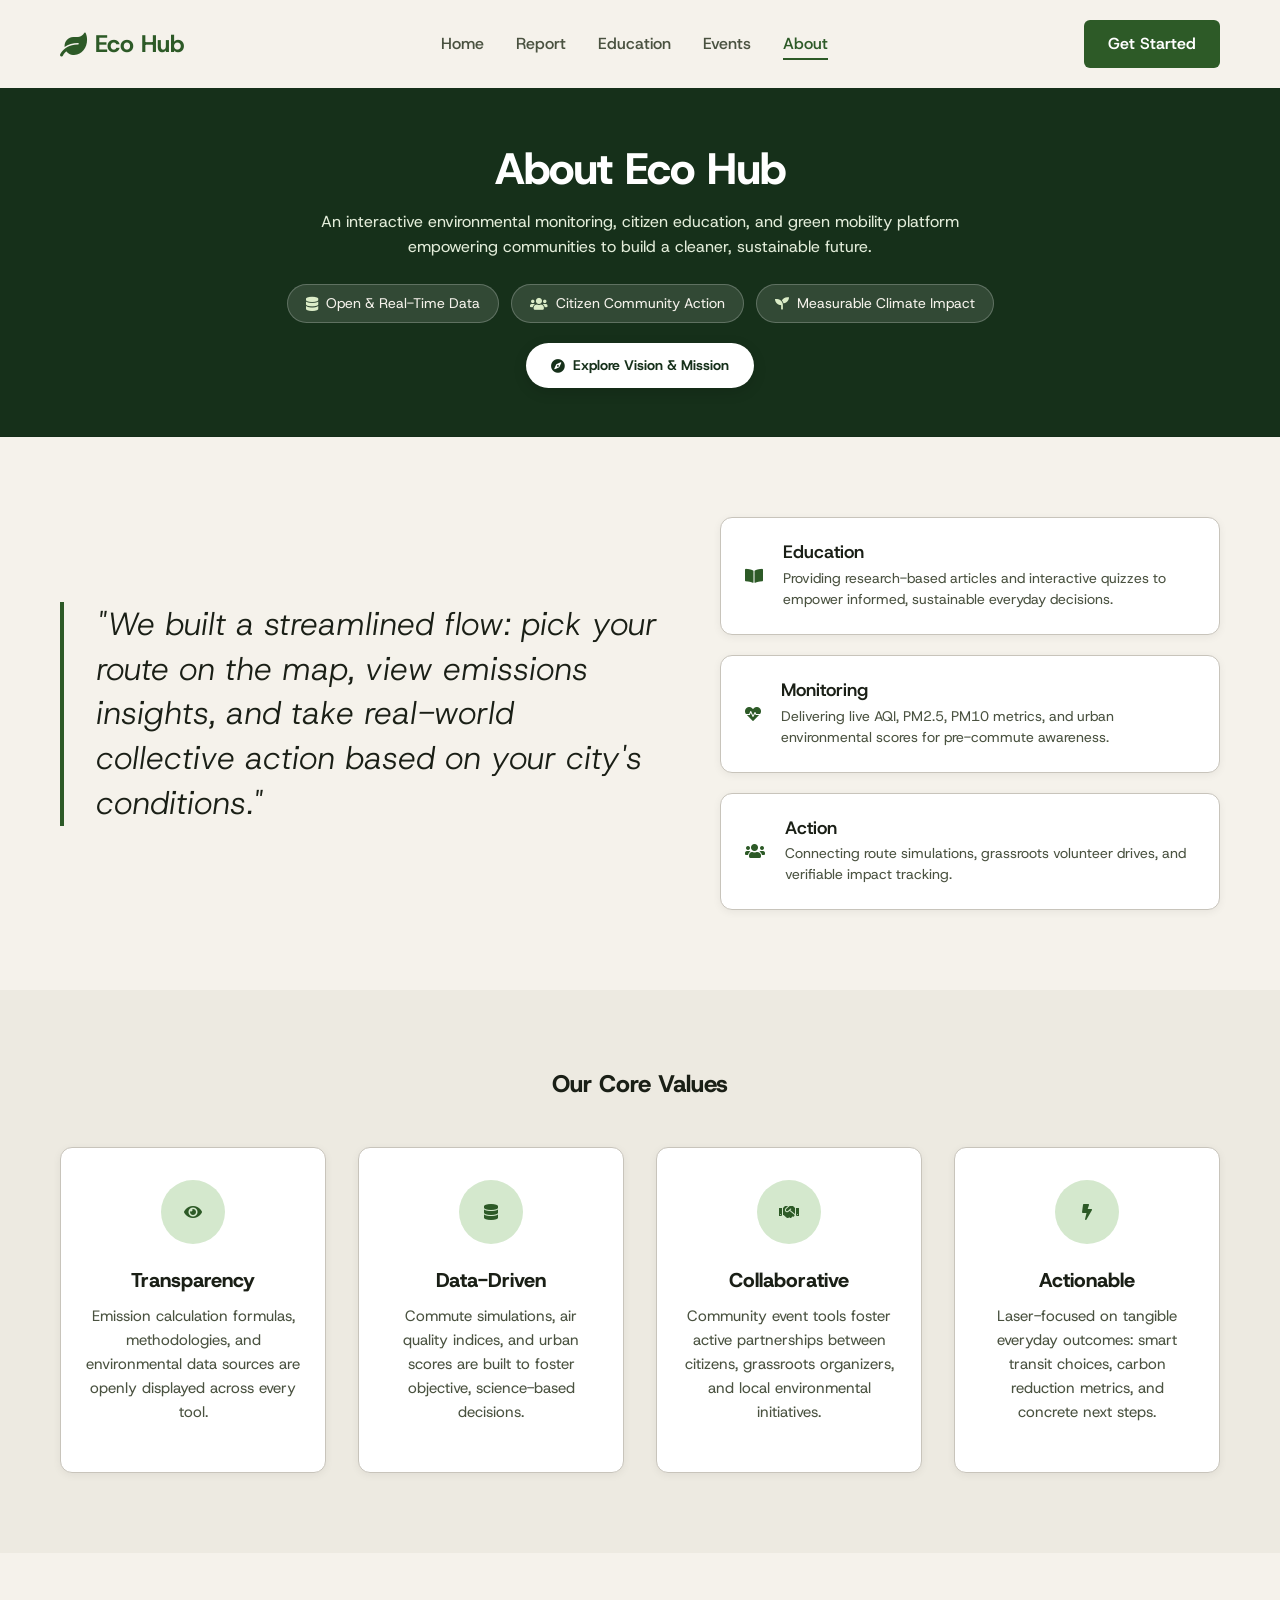
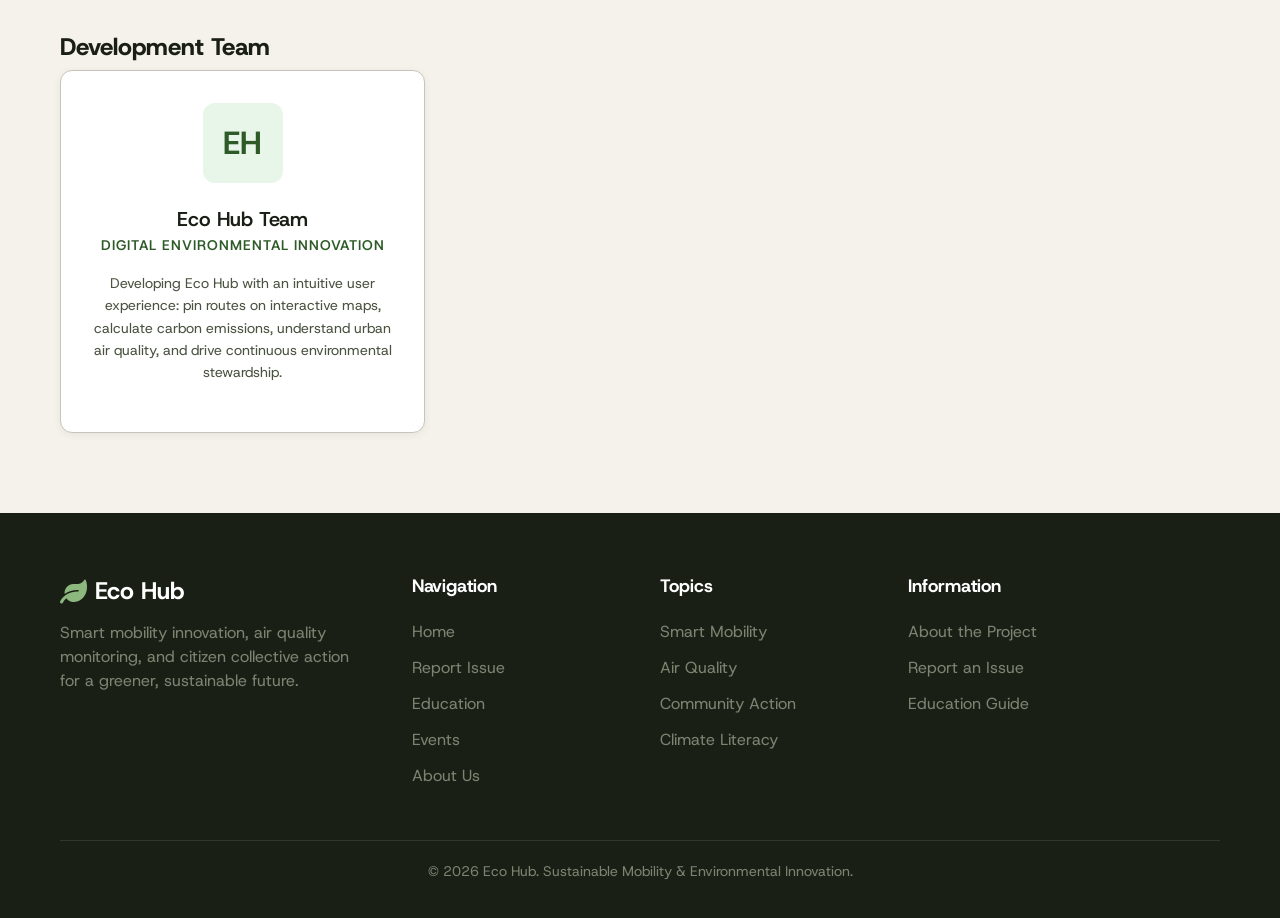
<file: about.html>
<!doctype html>
<html lang="en">
  <head>
    <meta charset="UTF-8" />
    <meta name="viewport" content="width=device-width, initial-scale=1.0" />
    <title>About Us — Eco Hub</title>
    <meta
      name="description"
      content="Learn about Eco Hub's mission, values, and digital innovations promoting smart mobility, citizen eco action, and real-time air quality monitoring."
    />

    <!-- Favicon & PWA -->
    <link rel="icon" type="image/svg+xml" href="assets/favicon.svg" />
    <link rel="icon" type="image/x-icon" href="assets/favicon.ico" />
    <link rel="apple-touch-icon" href="assets/icon-192.png" />
    <link rel="manifest" href="manifest.json" />
    <meta name="theme-color" content="#16301a" />

    <!-- Open Graph / Social Sharing -->
    <meta property="og:type" content="website" />
    <meta property="og:site_name" content="Eco Hub" />
    <meta property="og:title" content="About Us — Eco Hub" />
    <meta property="og:description" content="Learn about Eco Hub's mission, values, and digital innovations promoting smart mobility, citizen eco action, and real-time air quality monitoring." />
    <meta property="og:image" content="assets/icon-512.png" />
    <meta name="twitter:card" content="summary" />
    <meta name="twitter:title" content="About Us — Eco Hub" />
    <meta name="twitter:description" content="Learn about Eco Hub's mission, values, and digital innovations promoting smart mobility, citizen eco action, and real-time air quality monitoring." />
    <meta name="twitter:image" content="assets/icon-512.png" />

    <link rel="preconnect" href="https://fonts.googleapis.com" />
    <link rel="preconnect" href="https://fonts.gstatic.com" crossorigin />
    <link
      href="https://fonts.googleapis.com/css2?family=Host+Grotesk:ital,wght@0,300;0,400;0,500;0,600;0,700;0,800;1,400&display=swap"
      rel="stylesheet"
    />

    <link rel="stylesheet" href="css/main.css?v=20261104_v2" />
    <link rel="stylesheet" href="css/components.css?v=20261104_v2" />
    <link rel="stylesheet" href="css/pages/about.css?v=20261104_v2" />
  </head>

  <body>
    <nav class="navbar">
      <div class="container nav-container">
        <a href="index.html" class="nav-brand">
          <i class="fas fa-leaf" style="color: var(--color-green-primary)"></i>
          Eco Hub
        </a>

        <div class="nav-menu hide-mobile">
          <a href="index.html" class="nav-link">Home</a>
          <a href="lapor.html" class="nav-link">Report</a>
          <a href="konten.html" class="nav-link">Education</a>
          <a href="kegiatan.html" class="nav-link">Events</a>
          <a href="about.html" class="nav-link active">About</a>
        </div>

        <a href="index.html#mobility-sim" class="btn btn-primary hide-mobile">Get Started</a>

        <button class="hamburger" aria-label="Open Navigation Menu" type="button">
          <span></span>
          <span></span>
          <span></span>
        </button>
      </div>
    </nav>

    <!-- Mobile Menu Drawer -->
    <div class="mobile-menu-overlay"></div>
    <div class="mobile-menu">
      <div class="mobile-nav-list">
        <a href="index.html" class="mobile-nav-link">Home</a>
        <a href="lapor.html" class="mobile-nav-link">Report</a>
        <a href="konten.html" class="mobile-nav-link">Education</a>
        <a href="kegiatan.html" class="mobile-nav-link">Events</a>
        <a href="about.html" class="mobile-nav-link active">About</a>
        <a href="index.html#mobility-sim" class="btn btn-primary btn-full" style="margin-top: 20px">Get Started</a>
      </div>
    </div>

    <header class="page-hero unified-banner section">
      <div class="container fade-up">
        <div class="page-hero-inner">
          <h1>About Eco Hub</h1>
          <p class="page-hero-subtext">
            An interactive environmental monitoring, citizen education, and green mobility platform
            empowering communities to build a cleaner, sustainable future.
          </p>

          <div class="hero-pills-row">
            <div class="hero-pill">
              <i class="fas fa-database" aria-hidden="true"></i>
              <span>Open & Real-Time Data</span>
            </div>
            <div class="hero-pill">
              <i class="fas fa-users" aria-hidden="true"></i>
              <span>Citizen Community Action</span>
            </div>
            <div class="hero-pill">
              <i class="fas fa-seedling" aria-hidden="true"></i>
              <span>Measurable Climate Impact</span>
            </div>
          </div>

          <div class="page-hero-actions">
            <a href="#visi-misi" class="btn btn-white">
              <i class="fas fa-compass" aria-hidden="true"></i> Explore Vision &amp; Mission
            </a>
          </div>
        </div>
      </div>
    </header>

    <section id="visi-misi" class="mission-section section">
      <div class="container">
        <div class="mission-grid">
          <div class="mission-text fade-up">
            <blockquote class="mission-quote">"We built a streamlined flow: pick your route on the map, view emissions insights, and take real-world collective action based on your city's conditions."
            </blockquote>
          </div>

          <div class="mission-pillars fade-up" style="animation-delay: 0.2s">
            <div class="pillar-card">
              <i class="fas fa-book-open" style="color: var(--color-green-primary);"></i>
              <div>
                <h4>Education</h4>
                <p>
                  Providing research-based articles and interactive quizzes
                  to empower informed, sustainable everyday decisions.
                </p>
              </div>
            </div>
            <div class="pillar-card">
              <i class="fas fa-heartbeat" style="color: var(--color-green-primary);"></i>
              <div>
                <h4>Monitoring</h4>
                <p>
                  Delivering live AQI, PM2.5, PM10 metrics, and urban environmental scores
                  for pre-commute awareness.
                </p>
              </div>
            </div>
            <div class="pillar-card">
              <i class="fas fa-users" style="color: var(--color-green-primary);"></i>
              <div>
                <h4>Action</h4>
                <p>
                  Connecting route simulations, grassroots volunteer drives,
                  and verifiable impact tracking.
                </p>
              </div>
            </div>
          </div>
        </div>
      </div>
    </section>

    <section class="values-section section">
      <div class="container">
        <h2 class="text-center fade-up" style="margin-bottom: 48px">
          Our Core Values
        </h2>
        <div class="grid values-grid">
          <div class="value-item fade-up">
            <div class="icon-box"><i class="fas fa-eye"></i></div>
            <h3>Transparency</h3>
            <p>
              Emission calculation formulas, methodologies, and environmental data sources
              are openly displayed across every tool.
            </p>
          </div>
          <div class="value-item fade-up" style="animation-delay: 0.1s">
            <div class="icon-box"><i class="fas fa-database"></i></div>
            <h3>Data-Driven</h3>
            <p>
              Commute simulations, air quality indices, and urban scores
              are built to foster objective, science-based decisions.
            </p>
          </div>
          <div class="value-item fade-up" style="animation-delay: 0.2s">
            <div class="icon-box"><i class="fas fa-handshake"></i></div>
            <h3>Collaborative</h3>
            <p>
              Community event tools foster active partnerships between citizens,
              grassroots organizers, and local environmental initiatives.
            </p>
          </div>
          <div class="value-item fade-up" style="animation-delay: 0.3s">
            <div class="icon-box"><i class="fas fa-bolt"></i></div>
            <h3>Actionable</h3>
            <p>
              Laser-focused on tangible everyday outcomes: smart transit choices,
              carbon reduction metrics, and concrete next steps.
            </p>
          </div>
        </div>
      </div>
    </section>

    <section class="team-section section">
      <div class="container">
        <h2 class="section-title fade-up">Development Team</h2>
        <div class="grid team-grid">
          <!-- Team 1 -->
          <div class="team-card fade-up">
            <div
              class="avatar"
              style="background-color: #e8f5e9; color: #2d5a27"
            >
              EH
            </div>
            <div class="team-info">
              <h3>Eco Hub Team</h3>
              <span class="role">Digital Environmental Innovation</span>
              <p>
                Developing Eco Hub with an intuitive user experience:
                pin routes on interactive maps, calculate carbon emissions,
                understand urban air quality, and drive continuous environmental stewardship.
              </p>
            </div>
          </div>
        </div>
      </div>
    </section>

    <footer class="footer">
      <div class="container">
        <div class="footer-grid">
          <div class="footer-brand">
            <a href="index.html" class="nav-brand" style="margin-bottom: 12px; display: inline-flex; color: #ffffff;">
              <i class="fas fa-leaf" style="color: var(--color-green-light)"></i>
              Eco Hub
            </a>
            <p class="footer-tagline">
              Smart mobility innovation, air quality monitoring, and citizen collective action for a greener, sustainable future.
            </p>
          </div>

          <div class="footer-links">
            <div class="footer-heading">Navigation</div>
            <ul>
              <li><a href="index.html">Home</a></li>
              <li><a href="lapor.html">Report Issue</a></li>
              <li><a href="konten.html">Education</a></li>
              <li><a href="kegiatan.html">Events</a></li>
              <li><a href="about.html">About Us</a></li>
            </ul>
          </div>

          <div class="footer-links">
            <div class="footer-heading">Topics</div>
            <ul>
              <li><a href="index.html#mobility-sim">Smart Mobility</a></li>
              <li><a href="index.html#aqi">Air Quality</a></li>
              <li><a href="kegiatan.html">Community Action</a></li>
              <li><a href="konten.html">Climate Literacy</a></li>
            </ul>
          </div>

          <div class="footer-links">
            <div class="footer-heading">Information</div>
            <ul>
              <li><a href="about.html">About the Project</a></li>
              <li><a href="lapor.html">Report an Issue</a></li>
              <li><a href="konten.html">Education Guide</a></li>
            </ul>
          </div>
        </div>

        <div class="footer-bottom">
          <p>&copy; 2026 Eco Hub. Sustainable Mobility & Environmental Innovation.</p>
        </div>
      </div>
    </footer>

    <script src="js/main.js?v=20261104_v2"></script>
  </body>
</html>
</file>
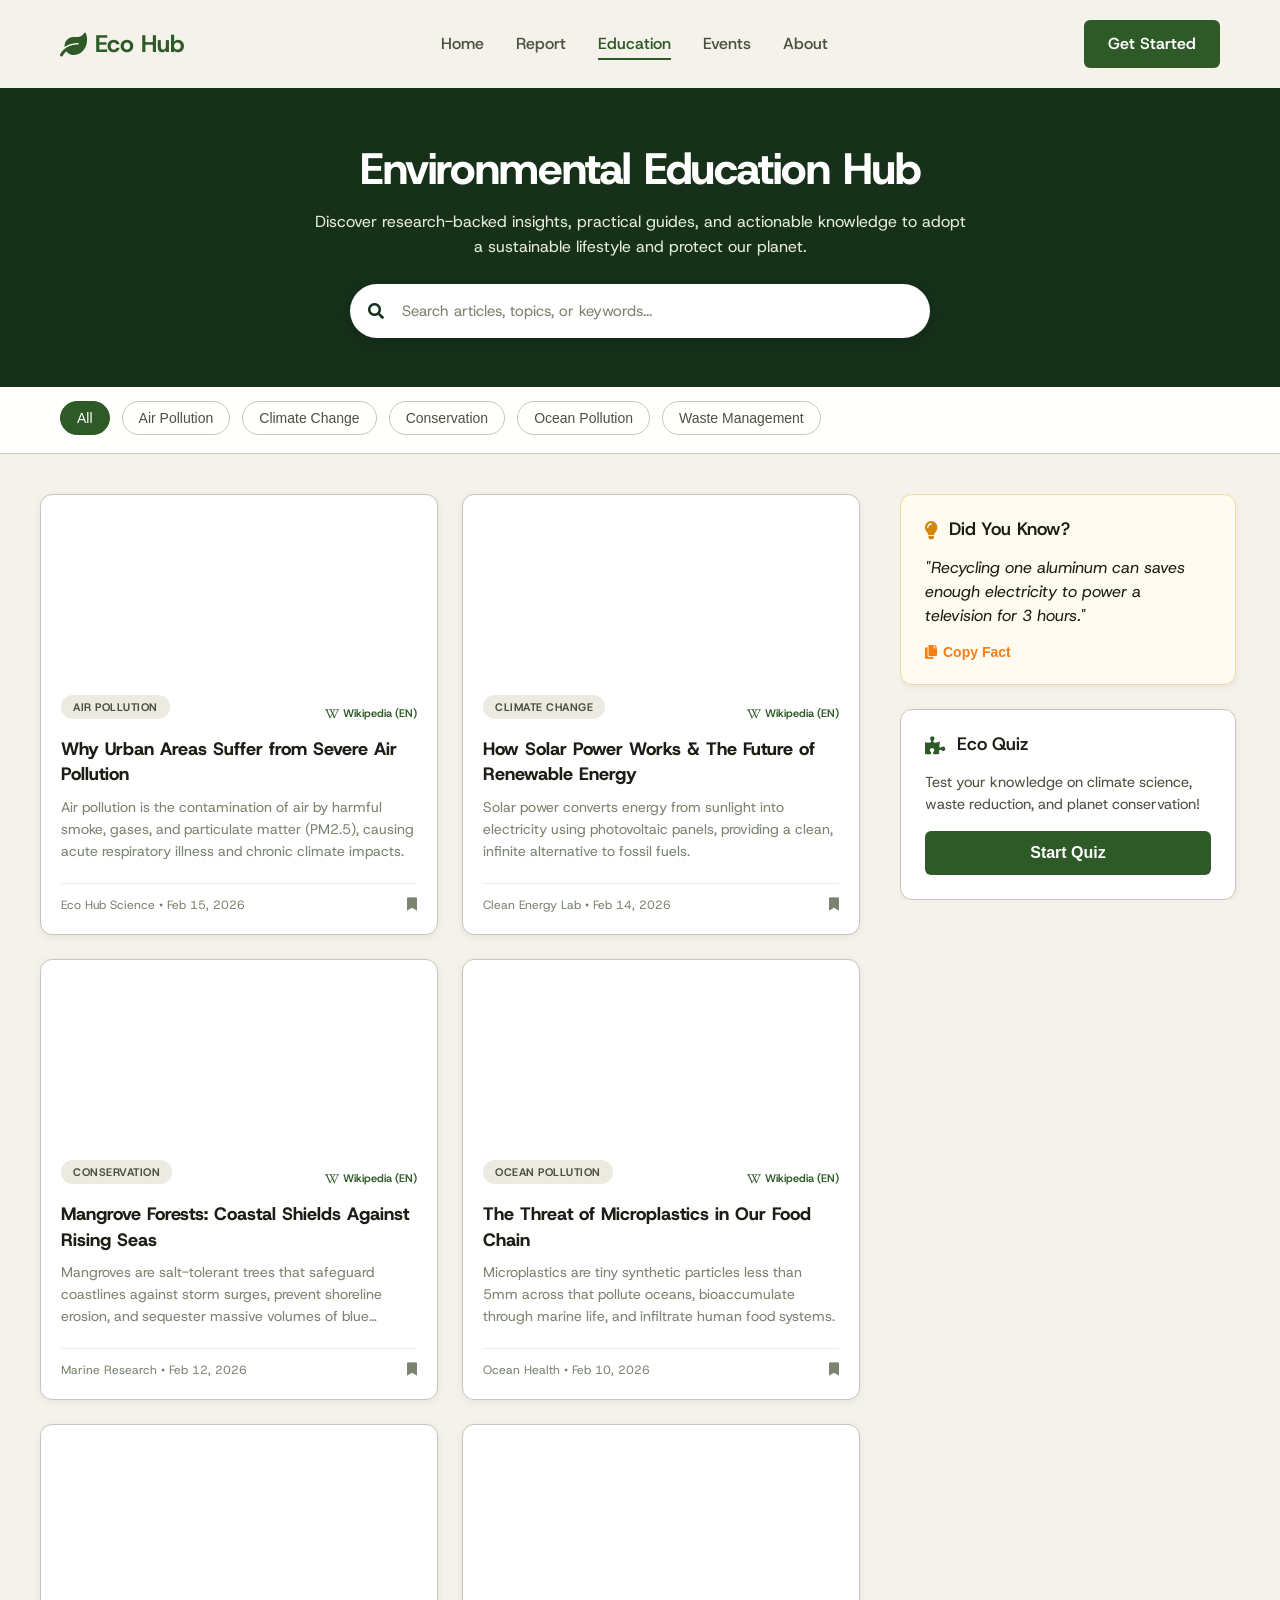
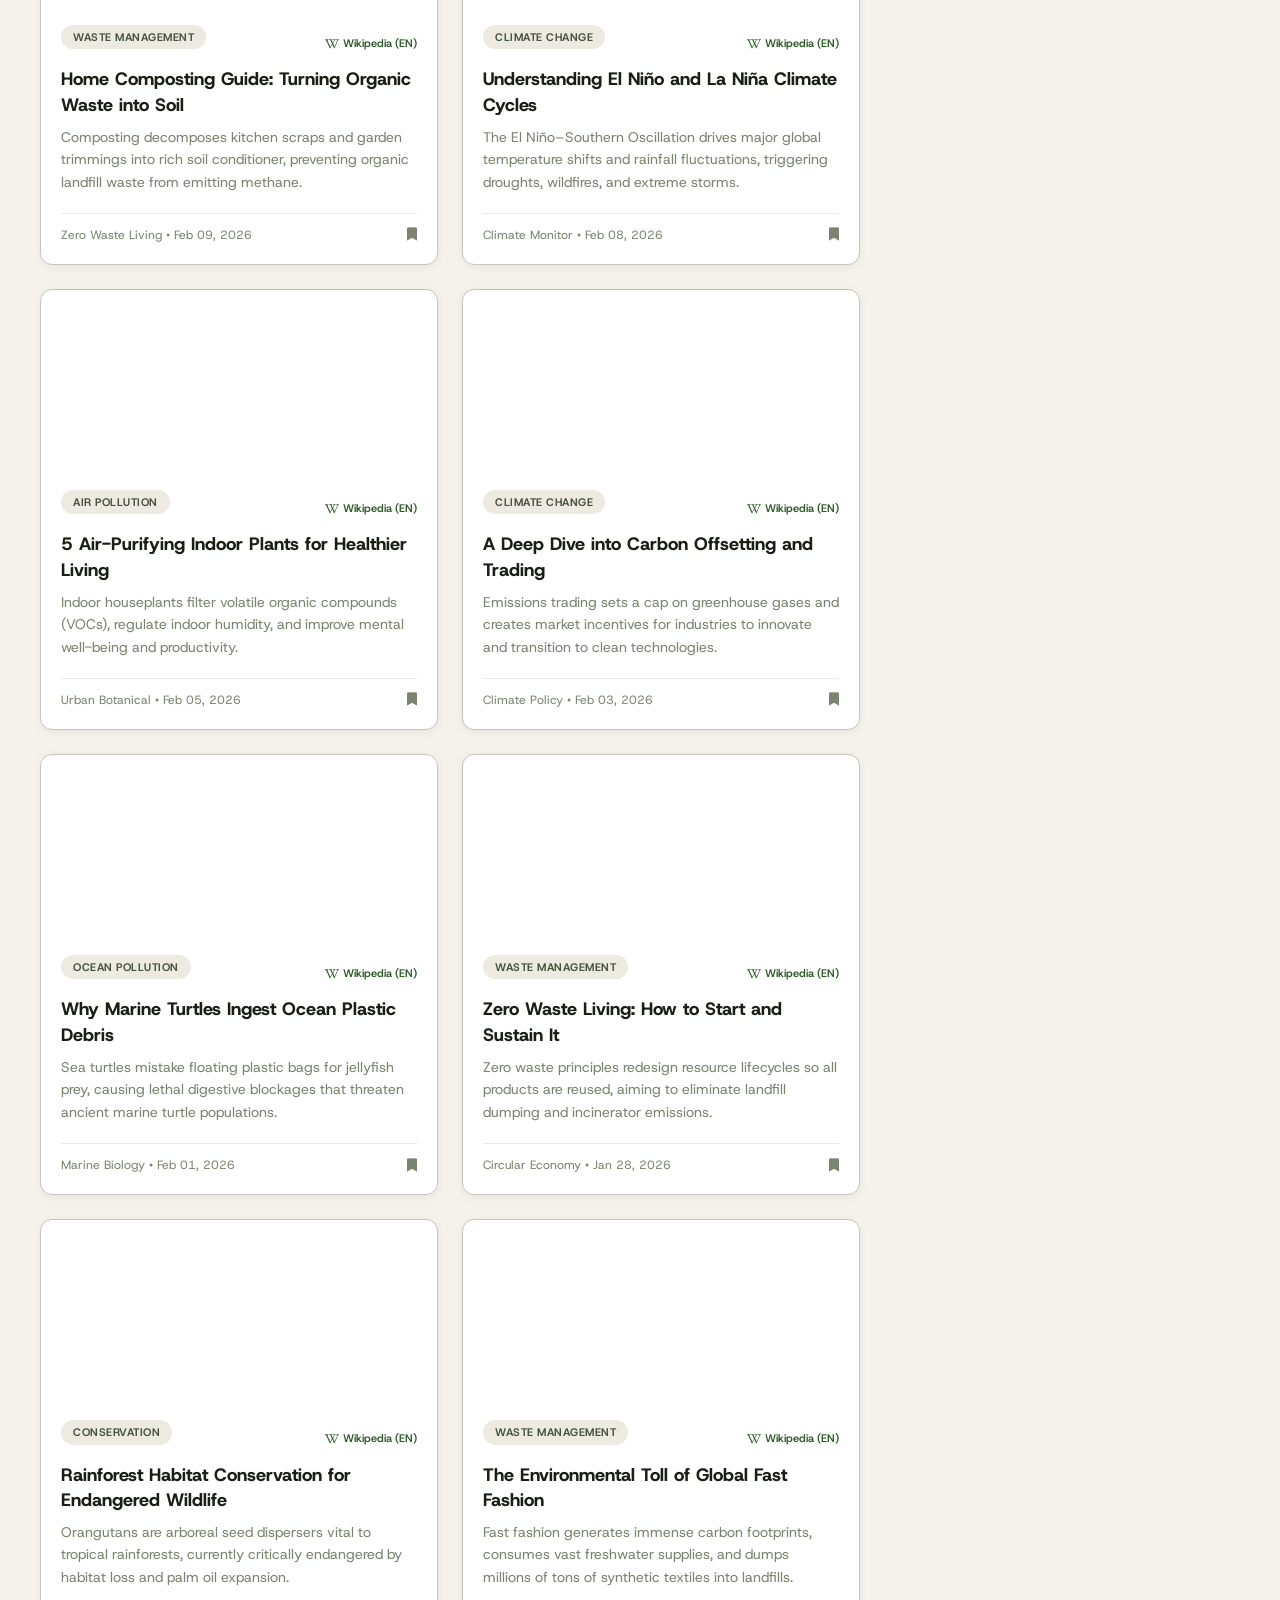
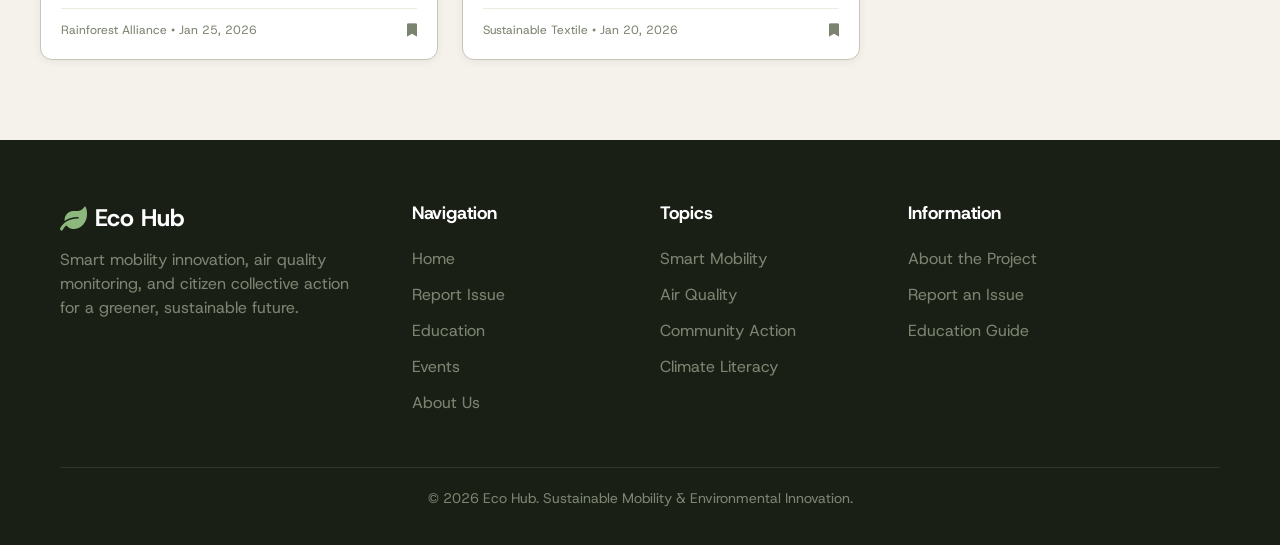
<file: konten.html>
<!doctype html>
<html lang="en">
  <head>
    <meta charset="UTF-8" />
    <meta name="viewport" content="width=device-width, initial-scale=1.0" />
    <title>Environmental Education Hub — Eco Hub</title>
    <meta
      name="description"
      content="Explore interactive articles, learn about air quality, climate change, ocean conservation, and test your knowledge with the eco quiz on Eco Hub."
    />

    <!-- Favicon & PWA -->
    <link rel="icon" type="image/svg+xml" href="assets/favicon.svg" />
    <link rel="icon" type="image/x-icon" href="assets/favicon.ico" />
    <link rel="apple-touch-icon" href="assets/icon-192.png" />
    <link rel="manifest" href="manifest.json" />
    <meta name="theme-color" content="#16301a" />

    <!-- Open Graph / Social Sharing -->
    <meta property="og:type" content="website" />
    <meta property="og:site_name" content="Eco Hub" />
    <meta property="og:title" content="Environmental Education Hub — Eco Hub" />
    <meta property="og:description" content="Explore interactive articles, learn about air quality, climate change, ocean conservation, and test your knowledge with the eco quiz on Eco Hub." />
    <meta property="og:image" content="assets/icon-512.png" />
    <meta name="twitter:card" content="summary" />
    <meta name="twitter:title" content="Environmental Education Hub — Eco Hub" />
    <meta name="twitter:description" content="Explore interactive articles, learn about air quality, climate change, ocean conservation, and test your knowledge with the eco quiz on Eco Hub." />
    <meta name="twitter:image" content="assets/icon-512.png" />

    <link rel="preconnect" href="https://fonts.googleapis.com" />
    <link rel="preconnect" href="https://fonts.gstatic.com" crossorigin />
    <link
      href="https://fonts.googleapis.com/css2?family=Host+Grotesk:ital,wght@0,300;0,400;0,500;0,600;0,700;0,800;1,400&display=swap"
      rel="stylesheet"
    />

    <link rel="stylesheet" href="css/main.css?v=20261104_v2" />
    <link rel="stylesheet" href="css/components.css?v=20261104_v2" />
    <link rel="stylesheet" href="css/pages/konten.css?v=20261104_v2" />
  </head>

  <body>
    <nav class="navbar">
      <div class="container nav-container">
        <a href="index.html" class="nav-brand">
          <i class="fas fa-leaf" style="color: var(--color-green-primary)"></i>
          Eco Hub
        </a>

        <div class="nav-menu hide-mobile">
          <a href="index.html" class="nav-link">Home</a>
          <a href="lapor.html" class="nav-link">Report</a>
          <a href="konten.html" class="nav-link active">Education</a>
          <a href="kegiatan.html" class="nav-link">Events</a>
          <a href="about.html" class="nav-link">About</a>
        </div>

        <a href="index.html#mobility-sim" class="btn btn-primary hide-mobile">Get Started</a>

        <button class="hamburger" aria-label="Open Navigation Menu" type="button">
          <span></span>
          <span></span>
          <span></span>
        </button>
      </div>
    </nav>

    <!-- Mobile Menu Drawer -->
    <div class="mobile-menu-overlay"></div>
    <div class="mobile-menu">
      <div class="mobile-nav-list">
        <a href="index.html" class="mobile-nav-link">Home</a>
        <a href="lapor.html" class="mobile-nav-link">Report</a>
        <a href="konten.html" class="mobile-nav-link active">Education</a>
        <a href="kegiatan.html" class="mobile-nav-link">Events</a>
        <a href="about.html" class="mobile-nav-link">About</a>
        <a href="index.html#mobility-sim" class="btn btn-primary btn-full" style="margin-top: 20px">Get Started</a>
      </div>
    </div>

    <!-- Page Hero -->
    <header class="page-hero unified-banner section">
      <div class="container fade-up">
        <div class="page-hero-inner">
          <h1>Environmental Education Hub</h1>
          <p class="page-hero-subtext">
            Discover research-backed insights, practical guides, and actionable knowledge
            to adopt a sustainable lifestyle and protect our planet.
          </p>

          <div class="page-hero-search">
            <i class="fas fa-search search-icon" aria-hidden="true"></i>
            <input
              type="text"
              id="search-input"
              placeholder="Search articles, topics, or keywords..."
              aria-label="Search environmental articles or topics"
            />
          </div>
        </div>
      </div>
    </header>

    <!-- Filter Bar -->
    <div class="filter-bar-sticky" id="filter-bar">
      <div class="container">
        <div class="filter-scroll">
          <button class="filter-pill active" data-category="All">
            All
          </button>
          <button class="filter-pill" data-category="Air Pollution">
            Air Pollution
          </button>
          <button class="filter-pill" data-category="Climate Change">
            Climate Change
          </button>
          <button class="filter-pill" data-category="Conservation">
            Conservation
          </button>
          <button class="filter-pill" data-category="Ocean Pollution">
            Ocean Pollution
          </button>
          <button class="filter-pill" data-category="Waste Management">
            Waste Management
          </button>
        </div>
      </div>
    </div>

    <!-- Main Layout -->
    <div class="container content-layout section">
      <!-- Articles Grid -->
      <main class="articles-main">
        <div id="articles-grid" class="articles-grid-layout">
          <!-- Javascript will populate this -->
          <div class="loading-state">Loading articles...</div>
        </div>
        <div id="no-results" class="no-results hidden">
          <i class="fas fa-search-minus" size="48"></i>
          <h3>No articles found</h3>
          <p>Try searching with different keywords or adjust your category filter.</p>
        </div>
      </main>

      <!-- Sidebar -->
      <aside class="sidebar">
        <!-- EcoFact Widget -->
        <div class="widget-card ecofact-card">
          <div class="widget-header">
            <i class="fas fa-lightbulb" style="color: #d4870c;"></i>
            <h3>Did You Know?</h3>
          </div>
          <div class="ecofact-content">
            <p id="ecofact-text">Loading interesting fact...</p>
          </div>
          <button id="share-fact" class="btn-text-icon">
            <i class="fas fa-copy"></i> Copy Fact
          </button>
        </div>

        <!-- Quiz Widget -->
        <div class="widget-card quiz-card">
          <div class="widget-header">
            <i class="fas fa-puzzle-piece" style="color: var(--color-green-primary);"></i>
            <h3>Eco Quiz</h3>
          </div>
          <div id="quiz-container">
            <!-- Step 1: Start -->
            <div id="quiz-start" class="quiz-step active">
              <p style="margin-bottom: 16px; color: var(--color-text-secondary); font-size: 14.5px; line-height: 1.5;">
                Test your knowledge on climate science, waste reduction, and planet conservation!
              </p>
              <button id="start-quiz-btn" class="btn btn-primary btn-full">
                Start Quiz
              </button>
            </div>

            <!-- Step 2: Question -->
            <div id="quiz-question" class="quiz-step">
              <div class="progress-bar">
                <div
                  id="quiz-progress"
                  class="progress-fill"
                  style="width: 20%"
                ></div>
              </div>
              <h4 id="question-text">Question goes here?</h4>
              <div id="options-container" class="options-list">
                <!-- Options injected here -->
              </div>
              <div id="feedback-area" class="feedback hidden">
                <p id="feedback-text"></p>
                <button id="next-q-btn" class="btn btn-primary btn-sm">
                  Next →
                </button>
              </div>
            </div>

            <!-- Step 3: Result -->
            <div id="quiz-result" class="quiz-step">
              <div class="result-icon">🏆</div>
              <h4 id="score-title">Well Done!</h4>
              <p>Your score: <strong id="score-val">0</strong>/5</p>
              <p id="score-msg">You are a true Earth Champion.</p>
              <button id="restart-quiz-btn" class="btn btn-outline btn-full">
                Play Again
              </button>
            </div>
          </div>
        </div>
      </aside>
    </div>

    <footer class="footer">
      <div class="container">
        <div class="footer-grid">
          <div class="footer-brand">
            <a href="index.html" class="nav-brand" style="margin-bottom: 12px; display: inline-flex; color: #ffffff;">
              <i class="fas fa-leaf" style="color: var(--color-green-light)"></i>
              Eco Hub
            </a>
            <p class="footer-tagline">
              Smart mobility innovation, air quality monitoring, and citizen collective action for a greener, sustainable future.
            </p>
          </div>

          <div class="footer-links">
            <div class="footer-heading">Navigation</div>
            <ul>
              <li><a href="index.html">Home</a></li>
              <li><a href="lapor.html">Report Issue</a></li>
              <li><a href="konten.html">Education</a></li>
              <li><a href="kegiatan.html">Events</a></li>
              <li><a href="about.html">About Us</a></li>
            </ul>
          </div>

          <div class="footer-links">
            <div class="footer-heading">Topics</div>
            <ul>
              <li><a href="index.html#mobility-sim">Smart Mobility</a></li>
              <li><a href="index.html#aqi">Air Quality</a></li>
              <li><a href="kegiatan.html">Community Action</a></li>
              <li><a href="konten.html">Climate Literacy</a></li>
            </ul>
          </div>

          <div class="footer-links">
            <div class="footer-heading">Information</div>
            <ul>
              <li><a href="about.html">About the Project</a></li>
              <li><a href="lapor.html">Report an Issue</a></li>
              <li><a href="konten.html">Education Guide</a></li>
            </ul>
          </div>
        </div>

        <div class="footer-bottom">
          <p>&copy; 2026 Eco Hub. Sustainable Mobility & Environmental Innovation.</p>
        </div>
      </div>
    </footer>

    <script src="js/main.js?v=20261104_v3"></script>
    <script src="js/konten.js?v=20261104_v3"></script>
  </body>
</html>
</file>
<file: css/components.css>
/* Buttons */
.btn {
  display: inline-flex;
  align-items: center;
  justify-content: center;
  padding: 12px 24px;
  min-height: 44px;
  border-radius: 6px;
  font-weight: 600;
  font-size: 16px;
  cursor: pointer;
  transition: all 0.3s ease;
  border: none;
  gap: 8px;
}

.btn-primary {
  background-color: var(--color-green-primary);
  color: var(--color-white);
}

.btn-primary:hover {
  background-color: var(--color-green-mid);
  transform: translateY(-2px);
}

.btn-outline {
  background-color: transparent;
  border: 1px solid var(--color-green-primary);
  color: var(--color-green-primary);
}

.btn-outline:hover {
  background-color: var(--color-green-primary);
  color: var(--color-white);
}

.btn-outline-white {
  background-color: transparent;
  border: 1px solid var(--color-white);
  color: var(--color-white);
}

.btn-outline-white:hover {
  background-color: var(--color-white);
  color: var(--color-green-primary);
}

.btn-full {
  width: 100%;
}

/* Cards */
.card {
  background-color: var(--color-bg-card);
  border: 1px solid var(--color-border);
  border-radius: var(--card-radius);
  padding: 24px;
  height: 100%;
  box-shadow: var(--card-shadow);
  transition:
    transform 0.3s ease,
    border-color 0.3s ease,
    box-shadow 0.3s ease;
}

.modal-card {
  height: auto !important;
}

.card:hover {
  border-color: var(--color-green-light);
  transform: translateY(-2px);
  box-shadow: var(--card-shadow-hover);
}

/* Card Consistency (non-.card components) */
.feature-card,
.aqi-card,
.article-card,
.article-item,
.widget-card,
.value-item,
.contact-card,
.pillar-card,
.team-card,
.faq-item,
.sidebar-card,
.feed-card,
.modal-card,
.result-found-card,
.result-not-found-card {
  border-radius: var(--card-radius) !important;
  box-shadow: var(--card-shadow) !important;
}

.feature-card:hover,
.article-card:hover,
.article-item:hover,
.contact-card:hover,
.pillar-card:hover,
.team-card:hover {
  box-shadow: var(--card-shadow-hover);
}

/* Card Typography Hierarchy */
.card h3,
.feature-card h3,
.article-card h3,
.widget-card h3,
.team-card h3,
.faq-toggle,
.sidebar-title {
  font-weight: 600;
  letter-spacing: -0.01em;
}

.card h4,
.contact-card h4,
.pillar-card h4,
.article-content-small h4 {
  font-weight: 600;
}

.card p,
.feature-card p,
.article-item p,
.widget-card p,
.contact-card p,
.team-card p,
.faq-content p,
.widget-note {
  font-weight: 400;
  line-height: 1.6;
}

/* Navbar */
.navbar {
  position: sticky;
  top: 0;
  z-index: 1000;
  background-color: var(--color-bg-primary);
  padding: 20px 0;
  transition: all 0.3s ease;
}

.navbar.scrolled {
  background-color: var(--color-white);
  border-bottom: 1px solid var(--color-border);
  padding: 15px 0;
}

.nav-container {
  display: flex;
  justify-content: space-between;
  align-items: center;
}

.nav-brand {
  font-weight: 700;
  font-size: 24px;
  color: var(--color-green-primary);
  display: flex;
  align-items: center;
  gap: 8px;
}

.nav-brand i,
.widget-head i,
.feature-head i,
.icon-box i,
.cta-link i,
.hero-head .btn i {
  color: var(--color-green-primary);
}

.nav-menu {
  display: flex;
  gap: 32px;
  align-items: center;
}

.nav-link {
  font-weight: 500;
  color: var(--color-text-secondary);
  position: relative;
}

.nav-link:hover,
.nav-link.active {
  color: var(--color-green-primary);
}

.nav-link.active::after {
  content: "";
  position: absolute;
  bottom: -4px;
  left: 0;
  width: 100%;
  height: 2px;
  background-color: var(--color-green-primary);
}

.hamburger {
  display: none;
  flex-direction: column;
  gap: 6px;
  cursor: pointer;
  background: none;
  border: none;
}

.hamburger span {
  display: block;
  width: 24px;
  height: 2px;
  background-color: var(--color-text-primary);
  transition: all 0.3s ease;
}

/* Mobile Menu Drawer */
.mobile-menu-overlay {
  position: fixed;
  top: 0;
  left: 0;
  width: 100%;
  height: 100vh;
  background: rgba(0, 0, 0, 0.5);
  z-index: 998;
  opacity: 0;
  visibility: hidden;
  transition: all 0.3s ease;
}

.mobile-menu {
  position: fixed;
  top: 0;
  left: 0;
  width: 100%;
  background: var(--color-bg-primary);
  padding: 80px 20px 40px;
  z-index: 999;
  transform: translateY(-100%);
  transition: transform 0.4s cubic-bezier(0.16, 1, 0.3, 1);
  box-shadow: 0 4px 12px rgba(0, 0, 0, 0.1);
  max-height: 100vh;
  overflow-y: auto;
}

.mobile-menu.active {
  transform: translateY(0);
}

.mobile-menu-overlay.active {
  opacity: 1;
  visibility: visible;
}

.mobile-nav-list {
  display: flex;
  flex-direction: column;
  gap: 32px;
  text-align: center;
}

.mobile-nav-link {
  font-size: 20px;
  font-weight: 600;
  color: var(--color-text-primary);
}

/* Quick Start CTA Overlay */
.quick-start-overlay {
  position: fixed;
  inset: 0;
  background: rgba(0, 0, 0, 0.45);
  display: flex;
  align-items: center;
  justify-content: center;
  padding: 20px;
  opacity: 0;
  visibility: hidden;
  transition: opacity 0.2s ease;
  z-index: 1100;
}

.quick-start-overlay.active {
  opacity: 1;
  visibility: visible;
}

.quick-start-sheet {
  width: min(520px, 100%);
  background: var(--color-bg-white);
  border: 1px solid var(--color-border);
  border-radius: 14px;
  padding: 22px;
  box-shadow: 0 12px 28px rgba(0, 0, 0, 0.16);
}

.quick-start-sheet h3 {
  margin: 0 0 8px;
  font-size: 24px;
}

.quick-start-sheet p {
  margin: 0 0 16px;
  color: var(--color-text-secondary);
}

.quick-start-actions {
  display: grid;
  gap: 10px;
}

.quick-start-close {
  margin-top: 14px;
  border: 0;
  background: transparent;
  color: var(--color-text-muted);
  font: inherit;
  cursor: pointer;
  padding: 4px 0;
}

.quick-start-close:hover {
  color: var(--color-text-primary);
}

/* Footer */
.footer {
  background-color: var(--color-bg-dark);
  color: var(--color-text-on-dark);
  padding: 60px 0 20px;
}

.footer-grid {
  display: grid;
  grid-template-columns: 1.5fr 1fr 1fr 1.5fr;
  gap: 40px;
  margin-bottom: 40px;
}

.footer-brand h3 {
  color: var(--color-white);
  font-size: 24px;
  margin-bottom: 10px;
}

.footer-tagline {
  color: var(--color-text-muted);
  margin-bottom: 20px;
}

.footer-heading {
  color: var(--color-white);
  font-size: 18px;
  font-weight: 700;
  margin-bottom: 20px;
}

.footer-links li {
  margin-bottom: 12px;
}

.footer-links a {
  color: var(--color-text-muted);
}

.footer-links a:hover {
  color: var(--color-green-light);
}

.footer-bottom {
  border-top: 1px solid rgba(255, 255, 255, 0.1);
  padding-top: 20px;
  text-align: center;
  color: var(--color-text-muted);
  font-size: 14px;
}

/* Scroll to top */
.scroll-top {
  position: fixed;
  bottom: 20px;
  right: 20px;
  width: 48px;
  height: 48px;
  background-color: var(--color-green-primary);
  color: white;
  border-radius: 50%;
  display: flex;
  align-items: center;
  justify-content: center;
  cursor: pointer;
  opacity: 0;
  visibility: hidden;
  transition: all 0.3s ease;
  z-index: 900;
  border: none;
}

.scroll-top.visible {
  opacity: 1;
  visibility: visible;
}

@media (max-width: 1024px) {
  .footer-grid {
    grid-template-columns: 1fr 1fr;
  }
}

@media (max-width: 768px) {
  .nav-menu {
    display: none;
  }

  .hamburger {
    display: flex;
  }

  .footer-grid {
    grid-template-columns: 1fr;
    gap: 24px;
  }

  .btn {
    width: 100%;
  }

  .card {
    padding: 20px;
  }

  .card:hover,
  .feature-card:hover,
  .article-card:hover,
  .article-item:hover,
  .contact-card:hover,
  .pillar-card:hover,
  .team-card:hover {
    transform: none;
    box-shadow: var(--card-shadow);
  }

  .nav-brand {
    font-size: 22px;
  }
}

/* Forms (Standardized) */
.form-group {
  margin-bottom: 20px;
  display: flex;
  flex-direction: column;
  width: 100%;
}

.form-group label {
  display: block;
  font-size: 14px;
  font-weight: 600;
  margin-bottom: 8px;
  color: var(--color-text-primary);
}

.form-group input,
.form-group select,
.form-group textarea {
  width: 100%;
  padding: 14px 16px;
  border: 1px solid var(--color-border);
  border-radius: 6px;
  background-color: var(--color-white);
  font-family: inherit;
  font-size: 16px;
  color: var(--color-text-primary);
  transition: all 0.3s ease;
  resize: vertical;
}

.form-group input:focus,
.form-group select:focus,
.form-group textarea:focus {
  outline: none;
  border-color: var(--color-green-primary);
  box-shadow: 0 0 0 3px rgba(45, 90, 39, 0.1);
}

/* ==========================================================================
   Page Hero System (Unified Across All Sub-pages)
   ========================================================================== */
.page-hero,
header.page-hero,
header.unified-banner,
.lapor-hero,
.konten-hero,
.kegiatan-hero,
.about-hero {
  background-color: var(--color-green-banner, #16301a) !important;
  color: var(--color-white, #ffffff) !important;
  padding: 56px 0 48px !important;
  border-bottom: 1px solid rgba(0, 0, 0, 0.08) !important;
  position: relative !important;
  text-align: center !important;
  display: block !important;
  width: 100% !important;
}

.page-hero-inner {
  max-width: 760px !important;
  margin: 0 auto !important;
  text-align: center !important;
}

.page-hero-eyebrow,
.lapor-eyebrow,
.konten-eyebrow,
.kegiatan-eyebrow,
.about-eyebrow {
  display: inline-flex !important;
  align-items: center !important;
  justify-content: center !important;
  gap: 8px !important;
  padding: 6px 16px !important;
  background-color: rgba(255, 255, 255, 0.12) !important;
  border: 1px solid rgba(255, 255, 255, 0.2) !important;
  border-radius: 50px !important;
  font-size: 12px !important;
  font-weight: 700 !important;
  letter-spacing: 0.8px !important;
  text-transform: uppercase !important;
  color: #dcedc8 !important;
  margin: 0 auto 16px auto !important;
}

.page-hero-eyebrow i,
.lapor-eyebrow i,
.konten-eyebrow i,
.kegiatan-eyebrow i,
.about-eyebrow i {
  font-size: 13px !important;
  color: #dcedc8 !important;
}

.page-hero h1,
header.page-hero h1,
header.unified-banner h1,
.lapor-hero h1,
.konten-hero h1,
.kegiatan-hero h1,
.about-hero h1 {
  font-size: clamp(32px, 4.5vw, 44px) !important;
  font-weight: 800 !important;
  letter-spacing: -0.02em !important;
  color: #ffffff !important;
  margin: 0 auto 14px auto !important;
  line-height: 1.15 !important;
  text-align: center !important;
}

.page-hero-subtext,
.page-hero p.page-hero-subtext,
.page-hero .hero-subtext,
header.unified-banner .hero-subtext,
header.unified-banner > .container > p {
  font-size: 16px !important;
  color: #e2ecd9 !important;
  line-height: 1.6 !important;
  max-width: 660px !important;
  margin: 0 auto 24px auto !important;
  text-align: center !important;
}

/* Pills Row (Metrics, stats, feature tags) */
.hero-pills-row,
.lapor-stats,
.about-hero-highlights,
.hero-stats-row {
  display: flex !important;
  justify-content: center !important;
  align-items: center !important;
  gap: 12px !important;
  flex-wrap: wrap !important;
  margin: 0 auto !important;
}

.hero-pill,
.stat-bubble,
.about-hero-pill,
.hero-stat-box {
  background-color: rgba(255, 255, 255, 0.12) !important;
  border: 1px solid rgba(255, 255, 255, 0.22) !important;
  padding: 9px 18px !important;
  border-radius: 50px !important;
  font-size: 14px !important;
  color: #f5f2eb !important;
  display: inline-flex !important;
  align-items: center !important;
  gap: 8px !important;
  transition: all 0.2s ease !important;
  line-height: 1.4 !important;
}

.hero-pill i,
.stat-bubble i,
.about-hero-pill i,
.hero-stat-box i {
  color: #dcedc8 !important;
  font-size: 14px !important;
}

.hero-pill strong,
.stat-bubble strong,
.about-hero-pill strong,
.hero-stat-box strong,
.hero-stat-box .stat-num {
  color: #ffffff !important;
  font-weight: 800 !important;
}

.hero-pill:hover,
.stat-bubble:hover,
.about-hero-pill:hover {
  background-color: rgba(255, 255, 255, 0.18) !important;
  transform: translateY(-1px) !important;
}

/* Hero Action Button Area */
.page-hero-actions,
.hero-cta-box {
  display: flex !important;
  justify-content: center !important;
  gap: 14px !important;
  margin-top: 20px !important;
  flex-wrap: wrap !important;
}

.btn-white,
.hero-cta-box .btn-white {
  background-color: #ffffff !important;
  color: var(--color-green-banner, #16301a) !important;
  font-weight: 700 !important;
  font-size: 14px !important;
  padding: 11px 24px !important;
  border-radius: 50px !important;
  border: 1px solid rgba(255, 255, 255, 0.85) !important;
  display: inline-flex !important;
  align-items: center !important;
  justify-content: center !important;
  gap: 8px !important;
  box-shadow: 0 4px 14px rgba(0, 0, 0, 0.14) !important;
  cursor: pointer !important;
  transition: all 0.2s ease !important;
  white-space: nowrap !important;
  text-decoration: none !important;
}

.btn-white:hover,
.hero-cta-box .btn-white:hover {
  background-color: #f1f7ee !important;
  color: #0e2011 !important;
  transform: translateY(-2px) !important;
  box-shadow: 0 6px 18px rgba(0, 0, 0, 0.18) !important;
}

/* Hero Search Container (for Education) */
.page-hero-search,
.search-container {
  max-width: 580px !important;
  margin: 0 auto !important;
  position: relative !important;
}

.page-hero-search .search-icon,
.search-container .search-icon {
  position: absolute !important;
  left: 18px !important;
  top: 50% !important;
  transform: translateY(-50%) !important;
  color: var(--color-green-banner, #16301a) !important;
  font-size: 16px !important;
  pointer-events: none !important;
  display: flex !important;
  align-items: center !important;
  justify-content: center !important;
  z-index: 2 !important;
}

.page-hero-search input,
.search-container input {
  width: 100% !important;
  padding: 15px 20px 15px 50px !important;
  border: 2px solid rgba(255, 255, 255, 0.4) !important;
  border-radius: 50px !important;
  font-size: 15px !important;
  font-family: inherit !important;
  background-color: #ffffff !important;
  color: var(--color-text-primary, #1a1f16) !important;
  box-shadow: 0 4px 16px rgba(0, 0, 0, 0.15) !important;
  transition: all 0.25s ease !important;
  display: block !important;
}

.page-hero-search input:focus,
.search-container input:focus {
  outline: none !important;
  border-color: #dcedc8 !important;
  box-shadow: 0 6px 22px rgba(0, 0, 0, 0.22) !important;
}

.page-hero-search input::placeholder,
.search-container input::placeholder {
  color: var(--color-text-muted, #7a8470) !important;
}

/* Page Hero Responsive */
@media (max-width: 768px) {
  .page-hero,
  header.page-hero,
  header.unified-banner,
  .lapor-hero,
  .konten-hero,
  .kegiatan-hero,
  .about-hero {
    padding: 40px 0 32px !important;
  }

  .page-hero h1,
  header.page-hero h1,
  header.unified-banner h1,
  .lapor-hero h1,
  .konten-hero h1,
  .kegiatan-hero h1,
  .about-hero h1 {
    font-size: 30px !important;
  }

  .page-hero-subtext,
  header.unified-banner .hero-subtext,
  header.unified-banner > .container > p {
    font-size: 15px !important;
    margin-bottom: 20px !important;
  }

  .hero-pills-row,
  .lapor-stats,
  .about-hero-highlights,
  .hero-stats-row {
    gap: 8px !important;
  }

  .hero-pill,
  .stat-bubble,
  .about-hero-pill,
  .hero-stat-box {
    font-size: 13px !important;
    padding: 7px 14px !important;
  }

  .page-hero-search input,
  .search-container input {
    padding: 13px 18px 13px 44px !important;
    font-size: 14px !important;
  }

  .btn-white,
  .hero-cta-box .btn-white {
    width: 100% !important;
    justify-content: center !important;
  }
}

/* Compact Page Hero (for article & detail views) */
.page-hero.page-hero-compact {
  padding: 38px 0 32px !important;
}

.page-hero.page-hero-compact h1 {
  font-size: clamp(24px, 3.5vw, 32px) !important;
  margin-bottom: 8px !important;
}

.page-hero.page-hero-compact .page-hero-subtext {
  margin-bottom: 0 !important;
  font-size: 15px !important;
}
</file>
<file: css/pages/about.css>
/* About Page CSS */

/* Page Hero System */
.page-hero,
header.page-hero,
.about-hero {
  background-color: var(--color-green-banner, #16301a) !important;
  color: var(--color-white, #ffffff) !important;
  padding: 56px 0 48px !important;
  border-bottom: 1px solid rgba(0, 0, 0, 0.08) !important;
  position: relative !important;
  text-align: center !important;
  display: block !important;
  width: 100% !important;
}

.page-hero-inner {
  max-width: 760px !important;
  margin: 0 auto !important;
  text-align: center !important;
}

.page-hero-eyebrow,
.about-eyebrow {
  display: inline-flex !important;
  align-items: center !important;
  justify-content: center !important;
  gap: 8px !important;
  padding: 6px 16px !important;
  background-color: rgba(255, 255, 255, 0.12) !important;
  border: 1px solid rgba(255, 255, 255, 0.2) !important;
  border-radius: 50px !important;
  font-size: 12px !important;
  font-weight: 700 !important;
  letter-spacing: 0.8px !important;
  text-transform: uppercase !important;
  color: #dcedc8 !important;
  margin: 0 auto 16px auto !important;
}

.page-hero-eyebrow i,
.about-eyebrow i {
  font-size: 13px !important;
  color: #dcedc8 !important;
}

.page-hero h1,
header.page-hero h1,
.about-hero h1 {
  font-size: clamp(32px, 4.5vw, 44px) !important;
  font-weight: 800 !important;
  letter-spacing: -0.02em !important;
  color: #ffffff !important;
  margin: 0 auto 14px auto !important;
  line-height: 1.15 !important;
  text-align: center !important;
}

.page-hero-subtext,
.page-hero .hero-subtext {
  font-size: 16px !important;
  color: #e2ecd9 !important;
  line-height: 1.6 !important;
  max-width: 660px !important;
  margin: 0 auto 24px auto !important;
  text-align: center !important;
}

.hero-pills-row,
.about-hero-highlights {
  display: flex !important;
  justify-content: center !important;
  align-items: center !important;
  gap: 12px !important;
  flex-wrap: wrap !important;
  margin: 0 auto !important;
}

.hero-pill,
.about-hero-pill {
  background-color: rgba(255, 255, 255, 0.12) !important;
  border: 1px solid rgba(255, 255, 255, 0.22) !important;
  padding: 9px 18px !important;
  border-radius: 50px !important;
  font-size: 14px !important;
  color: #f5f2eb !important;
  display: inline-flex !important;
  align-items: center !important;
  gap: 8px !important;
  transition: all 0.2s ease !important;
  line-height: 1.4 !important;
}

.hero-pill i,
.about-hero-pill i {
  color: #dcedc8 !important;
  font-size: 14px !important;
}

.hero-pill strong,
.about-hero-pill strong {
  color: #ffffff !important;
  font-weight: 800 !important;
}

.hero-pill:hover,
.about-hero-pill:hover {
  background-color: rgba(255, 255, 255, 0.18) !important;
  transform: translateY(-1px) !important;
}

.page-hero-actions {
  display: flex !important;
  justify-content: center !important;
  gap: 14px !important;
  margin-top: 20px !important;
  flex-wrap: wrap !important;
}

.btn-white {
  background-color: #ffffff !important;
  color: var(--color-green-banner, #16301a) !important;
  font-weight: 700 !important;
  font-size: 14px !important;
  padding: 11px 24px !important;
  border-radius: 50px !important;
  border: 1px solid rgba(255, 255, 255, 0.85) !important;
  display: inline-flex !important;
  align-items: center !important;
  justify-content: center !important;
  gap: 8px !important;
  box-shadow: 0 4px 14px rgba(0, 0, 0, 0.14) !important;
  cursor: pointer !important;
  transition: all 0.2s ease !important;
  white-space: nowrap !important;
  text-decoration: none !important;
}

.btn-white:hover {
  background-color: #f1f7ee !important;
  color: var(--color-green-mid, #4a7c42) !important;
  transform: translateY(-2px) !important;
  box-shadow: 0 6px 18px rgba(0, 0, 0, 0.18) !important;
}

/* Mission */
.mission-section {
  background-color: var(--color-bg-primary);
}

.mission-grid {
  display: grid;
  grid-template-columns: 1.2fr 1fr;
  gap: 60px;
  align-items: center;
}

.mission-quote {
  font-size: 32px;
  line-height: 1.4;
  font-weight: 300;
  font-style: italic;
  color: var(--color-text-primary);
  border-left: 4px solid var(--color-green-primary);
  padding-left: 32px;
}

.mission-pillars {
  display: flex;
  flex-direction: column;
  gap: 20px;
}

.pillar-card {
  display: flex;
  align-items: center;
  gap: 20px;
  background: var(--color-white);
  padding: 24px;
  border: 1px solid var(--color-border);
  border-radius: var(--card-radius);
  box-shadow: var(--card-shadow);
  transition: transform 0.3s ease, border-color 0.3s ease, box-shadow 0.3s ease;
}

.pillar-card:hover {
  transform: translateX(8px);
  border-color: var(--color-green-primary);
  box-shadow: var(--card-shadow-hover);
}

.pillar-card h4 {
  font-size: 18px;
  margin-bottom: 4px;
}

.pillar-card p {
  margin: 0;
  font-size: 14px;
  color: var(--color-text-secondary);
}

/* Values */
.values-section {
  background-color: var(--color-bg-secondary);
}

.values-grid {
  grid-template-columns: repeat(4, 1fr);
  gap: 32px;
}

.value-item {
  text-align: center;
  padding: 32px 24px;
  background: var(--color-white);
  border-radius: var(--card-radius);
  border: 1px solid var(--color-border);
  box-shadow: var(--card-shadow);
  transition: transform 0.25s ease, box-shadow 0.25s ease;
}

.value-item:hover {
  transform: translateY(-4px);
  box-shadow: var(--card-shadow-hover);
  border-color: var(--color-green-light);
}

.icon-box {
  width: 64px;
  height: 64px;
  margin: 0 auto 24px;
  background-color: var(--color-green-pale);
  color: var(--color-green-primary);
  border-radius: 50%;
  display: flex;
  align-items: center;
  justify-content: center;
}

.value-item h3 {
  font-size: 20px;
  margin-bottom: 12px;
}

.value-item p {
  font-size: 15px;
  color: var(--color-text-secondary);
  line-height: 1.6;
}

/* Team */
.team-grid {
  grid-template-columns: repeat(3, 1fr);
  gap: 32px;
}

.team-card {
  background: var(--color-white);
  border: 1px solid var(--color-border);
  border-radius: var(--card-radius);
  box-shadow: var(--card-shadow);
  padding: 32px;
  text-align: center;
  transition: transform 0.3s ease, box-shadow 0.3s ease;
}

.team-card:hover {
  transform: translateY(-8px);
  box-shadow: var(--card-shadow-hover);
}

.avatar {
  width: 80px;
  height: 80px;
  border-radius: 12px;
  /* Square with slight radius */
  margin: 0 auto 24px;
  display: flex;
  align-items: center;
  justify-content: center;
  font-size: 32px;
  font-weight: 700;
}

.team-info h3 {
  font-size: 20px;
  margin-bottom: 4px;
}

.role {
  display: block;
  font-size: 14px;
  font-weight: 600;
  color: var(--color-green-primary);
  text-transform: uppercase;
  letter-spacing: 1px;
  margin-bottom: 16px;
}

.team-info p {
  font-size: 14px;
  color: var(--color-text-secondary);
  line-height: 1.6;
}

/* Responsive */
@media (max-width: 1024px) {
  .values-grid {
    grid-template-columns: repeat(2, 1fr);
  }

  .mission-quote {
    font-size: 24px;
  }
}

@media (max-width: 768px) {
  .mission-grid {
    grid-template-columns: 1fr;
    gap: 40px;
  }

  .values-grid {
    grid-template-columns: 1fr;
  }
}
</file>
<file: css/pages/konten.css>
/* Konten Page Styles */

/* Page Hero System */
.page-hero,
header.page-hero,
.konten-hero {
  background-color: var(--color-green-banner, #16301a) !important;
  color: var(--color-white, #ffffff) !important;
  padding: 56px 0 48px !important;
  border-bottom: 1px solid rgba(0, 0, 0, 0.08) !important;
  position: relative !important;
  text-align: center !important;
  display: block !important;
  width: 100% !important;
}

.page-hero-inner {
  max-width: 760px !important;
  margin: 0 auto !important;
  text-align: center !important;
}

.page-hero-eyebrow,
.konten-eyebrow {
  display: inline-flex !important;
  align-items: center !important;
  justify-content: center !important;
  gap: 8px !important;
  padding: 6px 16px !important;
  background-color: rgba(255, 255, 255, 0.12) !important;
  border: 1px solid rgba(255, 255, 255, 0.2) !important;
  border-radius: 50px !important;
  font-size: 12px !important;
  font-weight: 700 !important;
  letter-spacing: 0.8px !important;
  text-transform: uppercase !important;
  color: #dcedc8 !important;
  margin: 0 auto 16px auto !important;
}

.page-hero-eyebrow i,
.konten-eyebrow i {
  font-size: 13px !important;
  color: #dcedc8 !important;
}

.page-hero h1,
header.page-hero h1,
.konten-hero h1 {
  font-size: clamp(32px, 4.5vw, 44px) !important;
  font-weight: 800 !important;
  letter-spacing: -0.02em !important;
  color: #ffffff !important;
  margin: 0 auto 14px auto !important;
  line-height: 1.15 !important;
  text-align: center !important;
}

.page-hero-subtext,
.page-hero .hero-subtext {
  font-size: 16px !important;
  color: #e2ecd9 !important;
  line-height: 1.6 !important;
  max-width: 660px !important;
  margin: 0 auto 24px auto !important;
  text-align: center !important;
}

.page-hero-search,
.search-container {
  max-width: 580px !important;
  margin: 0 auto !important;
  position: relative !important;
}

.page-hero-search .search-icon,
.search-container .search-icon {
  position: absolute !important;
  left: 18px !important;
  top: 50% !important;
  transform: translateY(-50%) !important;
  color: var(--color-green-banner, #16301a) !important;
  font-size: 16px !important;
  pointer-events: none !important;
  display: flex !important;
  align-items: center !important;
  justify-content: center !important;
  z-index: 2 !important;
}

.page-hero-search input,
.search-container input {
  width: 100% !important;
  padding: 15px 20px 15px 50px !important;
  border: 2px solid rgba(255, 255, 255, 0.4) !important;
  border-radius: 50px !important;
  font-size: 15px !important;
  font-family: inherit !important;
  background-color: #ffffff !important;
  color: var(--color-text-primary, #1a1f16) !important;
  box-shadow: 0 4px 16px rgba(0, 0, 0, 0.15) !important;
  transition: all 0.25s ease !important;
  display: block !important;
}

.page-hero-search input:focus,
.search-container input:focus {
  outline: none !important;
  border-color: #dcedc8 !important;
  box-shadow: 0 6px 22px rgba(0, 0, 0, 0.22) !important;
}

.page-hero-search input::placeholder,
.search-container input::placeholder {
  color: var(--color-text-muted, #7a8470) !important;
}

/* Filter Bar */
.filter-bar-sticky {
  position: sticky;
  top: 84px;
  background-color: rgba(255, 255, 255, 0.95);
  backdrop-filter: blur(10px);
  border-bottom: 1px solid var(--color-border);
  padding: 14px 0;
  z-index: 90;
  transition: top 0.25s ease;
}

/* Adjust sticky top when navbar is scrolled */
.navbar.scrolled ~ .filter-bar-sticky {
  top: 68px;
}

.filter-scroll {
  display: flex;
  gap: 12px;
  overflow-x: auto;
  padding-bottom: 4px;
  /* for scrollbar spacing if visible */
  white-space: nowrap;
  -ms-overflow-style: none;
  scrollbar-width: none;
}

.filter-scroll::-webkit-scrollbar {
  display: none;
}

.filter-pill {
  padding: 8px 16px;
  border-radius: 50px;
  border: 1px solid var(--color-border);
  background: transparent;
  color: var(--color-text-secondary);
  font-size: 14px;
  font-weight: 500;
  cursor: pointer;
  transition: all 0.2s;
}

.filter-pill:hover {
  border-color: var(--color-green-primary);
  color: var(--color-green-primary);
}

.filter-pill.active {
  background-color: var(--color-green-primary);
  color: white;
  border-color: var(--color-green-primary);
}

/* Layout */
.content-layout {
  display: grid;
  grid-template-columns: 1fr 340px;
  /* Main content vs Sidebar */
  gap: 40px;
  align-items: start;
  padding-top: 40px;
}

/* Articles Grid */
.articles-grid-layout {
  display: grid;
  grid-template-columns: repeat(2, 1fr);
  gap: 24px;
}

.article-item {
  background: white;
  border: 1px solid var(--color-border);
  border-radius: var(--card-radius);
  box-shadow: var(--card-shadow);
  overflow: hidden;
  transition: transform 0.2s, box-shadow 0.2s, border-color 0.2s;
  height: 100%;
  display: flex;
  flex-direction: column;
}

.article-item:hover {
  transform: translateY(-4px);
  border-color: var(--color-green-light);
  box-shadow: var(--card-shadow-hover);
}

.article-thumb-placeholder {
  height: 180px;
  display: flex;
  align-items: center;
  justify-content: center;
  background-color: var(--color-green-pale);
  color: var(--color-green-primary);
}

.article-body {
  padding: 20px;
  display: flex;
  flex-direction: column;
  flex-grow: 1;
}

.article-cat {
  display: inline-block;
  padding: 4px 12px;
  background-color: var(--color-bg-secondary);
  font-size: 11px;
  text-transform: uppercase;
  letter-spacing: 0.5px;
  border-radius: 50px;
  font-weight: 700;
  color: var(--color-text-secondary);
  margin-bottom: 12px;
  align-self: flex-start;
}

.article-body h3 {
  font-size: 18px;
  line-height: 1.4;
  margin-bottom: 8px;
  color: var(--color-text-primary);
}

.article-excerpt {
  font-size: 14px;
  color: var(--color-text-muted);
  margin-bottom: 20px;
  flex-grow: 1;
  display: -webkit-box;
  -webkit-line-clamp: 3;
  -webkit-box-orient: vertical;
  overflow: hidden;
}

.article-footer {
  display: flex;
  justify-content: space-between;
  align-items: center;
  font-size: 12px;
  color: var(--color-text-muted);
  border-top: 1px solid var(--color-bg-secondary);
  padding-top: 12px;
}

.bookmark-btn {
  background: none;
  border: none;
  cursor: pointer;
  color: var(--color-text-muted);
}

.bookmark-btn:hover {
  color: var(--color-green-primary);
}

/* Sidebar Widgets */
.sidebar {
  display: flex;
  flex-direction: column;
  gap: 24px;
  position: sticky;
  top: 154px;
  z-index: 10;
  max-height: calc(100vh - 170px);
  overflow-y: auto;
  overflow-x: hidden;
  padding-right: 4px;
  scrollbar-width: thin;
  scrollbar-color: var(--color-border) transparent;
}

.sidebar::-webkit-scrollbar {
  width: 5px;
}

.sidebar::-webkit-scrollbar-track {
  background: transparent;
}

.sidebar::-webkit-scrollbar-thumb {
  background: var(--color-border);
  border-radius: 10px;
}

.widget-card {
  background: var(--color-bg-card, #ffffff);
  border: 1px solid var(--color-border);
  border-radius: var(--card-radius, 12px);
  padding: 24px;
  box-shadow: var(--card-shadow);
  transition: transform 0.2s ease, box-shadow 0.2s ease;
}

.ecofact-card {
  background-color: #fffbf0;
  border-color: #f6d89e;
}

.ecofact-card .widget-header i {
  color: #d4870c;
  font-size: 18px;
}

.quiz-card {
  background-color: var(--color-bg-card, #ffffff);
}

.quiz-card .widget-header i {
  color: var(--color-green-primary);
  font-size: 18px;
}

.widget-header {
  display: flex;
  align-items: center;
  gap: 12px;
  margin-bottom: 16px;
}

.widget-header h3 {
  font-size: 18px;
  margin: 0;
}

.ecofact-content p {
  font-size: 16px;
  font-style: italic;
  color: var(--color-text-primary);
  margin-bottom: 16px;
  line-height: 1.5;
}

.btn-text-icon {
  background: none;
  border: none;
  color: #f57f17;
  /* Darker amber */
  font-weight: 600;
  font-size: 14px;
  cursor: pointer;
  display: flex;
  align-items: center;
  gap: 6px;
}

/* Quiz Styles */
.quiz-step {
  display: none;
}

.quiz-step.active {
  display: block;
  animation: fade-in 0.3s ease-in-out;
}

.progress-bar {
  width: 100%;
  height: 6px;
  background: var(--color-bg-secondary);
  border-radius: 3px;
  margin-bottom: 20px;
  overflow: hidden;
}

.progress-fill {
  height: 100%;
  background: var(--color-green-primary);
  transition: width 0.3s;
}

.options-list {
  display: flex;
  flex-direction: column;
  gap: 10px;
  margin-top: 16px;
}

.quiz-option {
  padding: 12px 16px;
  border: 1px solid var(--color-border);
  border-radius: 8px;
  background: white;
  cursor: pointer;
  text-align: left;
  transition: all 0.2s;
  font-size: 14px;
}

.quiz-option:hover {
  background-color: var(--color-bg-secondary);
}

.quiz-option.correct {
  background-color: #dcedc8;
  border-color: #2e7d32;
  color: #1b5e20;
}

.quiz-option.wrong {
  background-color: #ffcdd2;
  border-color: #c62828;
  color: #b71c1c;
}

.feedback {
  margin-top: 20px;
  padding: 14px;
  background-color: var(--color-bg-secondary);
  border-radius: 8px;
  font-size: 14px;
}

.feedback p {
  margin-bottom: 12px;
}

.result-icon {
  font-size: 48px;
  margin-bottom: 16px;
  text-align: center;
}

#quiz-result {
  text-align: center;
}

/* No results */
.no-results {
  text-align: center;
  padding: 60px 0;
  color: var(--color-text-muted);
}

.no-results h3 {
  margin-top: 16px;
  margin-bottom: 8px;
  color: var(--color-text-primary);
}

/* Responsive */
@media (max-width: 1024px) {
  .content-layout {
    grid-template-columns: 1fr;
    /* Stack sidebar below */
  }

  .sidebar {
    position: static;
    top: auto;
    max-height: none;
    overflow-y: visible;
    padding-right: 0;
  }

  .articles-grid-layout {
    grid-template-columns: repeat(3, 1fr);
    /* 3 cols on tablet */
  }
}

@media (max-width: 768px) {
  .articles-grid-layout {
    grid-template-columns: repeat(2, 1fr);
  }
}

@media (max-width: 500px) {
  .articles-grid-layout {
    grid-template-columns: 1fr;
  }
}
</file>
<file: css/main.css>
/* ponytail: Design rule - no gradient colors allowed across the project */
@import url("https://cdnjs.cloudflare.com/ajax/libs/font-awesome/5.15.1/css/all.min.css");

:root {
  /* Backgrounds */
  --color-bg-primary: #f5f2eb;
  /* Warm off-white — main background */
  --color-bg-secondary: #edeae1;
  /* Slightly darker warm white */
  --color-bg-white: #ffffff;
  /* Explicit white for legacy page CSS */
  --color-bg-dark: #1a1f16;
  /* Deep forest dark — used for sections */
  --color-bg-card: #ffffff;
  /* Pure white cards */

  /* Brand Colors */
  --color-green-primary: #2d5a27;
  /* Deep forest green — primary brand */
  --color-green-banner: #16301a;
  /* Dark subdued pine green — hero banners & CTA banners */
  --color-green-mid: #4a7c42;
  /* Mid green — secondary elements */
  --color-green-light: #8cb87e;
  /* Light green — accents */
  --color-green-pale: #d4e8cd;
  /* Pale green — tag backgrounds */

  /* Accent */
  --color-earth: #8b6914;
  /* Earth brown — warm accent */
  --color-amber: #d4870c;
  /* Amber — alert/warning states */
  --color-red-alert: #c0392b;
  /* Alert red — poor air quality */

  /* Text */
  --color-text-primary: #1a1f16;
  /* Near-black — main text */
  --color-text-secondary: #4a5240;
  /* Dark gray-green — secondary text */
  --color-text-muted: #7a8470;
  /* Muted — captions, meta */
  --color-text-on-dark: #f5f2eb;
  /* Light text on dark backgrounds */

  /* Borders & Dividers */
  --color-border: #c8c4bb;
  --color-border-green: #b5ceb0;

  /* Utility */
  --color-white: #ffffff;
  --color-black: #000000;
  --card-radius: 12px;
  --card-shadow: 0 2px 8px rgba(0, 0, 0, 0.06);
  --card-shadow-hover: 0 6px 14px rgba(0, 0, 0, 0.09);

  /* Spacing */
  --spacing-xs: 4px;
  --spacing-sm: 8px;
  --spacing-md: 16px;
  --spacing-lg: 24px;
  --spacing-xl: 32px;
  --spacing-2xl: 48px;
  --spacing-3xl: 64px;

  /* Container */
  --container-width: 1200px;
  --container-padding: 20px;
  --container-padding-mobile: clamp(16px, 4.5vw, 24px);
}

/* Reset & Base */
*,
*::before,
*::after {
  box-sizing: border-box;
  margin: 0;
  padding: 0;
}

html {
  scroll-behavior: smooth;
  scroll-padding-top: 92px;
}

body {
  font-family: "Host Grotesk", sans-serif;
  background-color: var(--color-bg-primary);
  color: var(--color-text-primary);
  line-height: 1.5;
  -webkit-font-smoothing: antialiased;
  text-rendering: optimizeLegibility;
}

:focus-visible {
  outline: 2px solid var(--color-green-primary);
  outline-offset: 2px;
}

img {
  max-width: 100%;
  display: block;
}

iframe,
video,
canvas,
svg {
  max-width: 100%;
}

a {
  text-decoration: none;
  color: inherit;
  transition: color 0.3s ease;
}

ul {
  list-style: none;
}

/* Typography */
h1,
h2,
h3,
h4,
h5,
h6 {
  font-weight: 800;
  line-height: 1.2;
  margin-bottom: var(--spacing-sm);
}

p {
  font-weight: 400;
  margin-bottom: var(--spacing-md);
}

/* Utility Classes */
.container {
  max-width: var(--container-width);
  margin: 0 auto;
  padding: 0 var(--container-padding);
}

.text-center {
  text-align: center;
}

.text-muted {
  color: var(--color-text-muted);
}

.text-white {
  color: var(--color-white);
}

.text-primary {
  color: var(--color-green-primary);
}

.flex {
  display: flex;
}

.flex-col {
  flex-direction: column;
}

.items-center {
  align-items: center;
}

.justify-between {
  justify-content: space-between;
}

.justify-center {
  justify-content: center;
}

.gap-sm {
  gap: var(--spacing-sm);
}

.gap-md {
  gap: var(--spacing-md);
}

.gap-lg {
  gap: var(--spacing-lg);
}

.grid {
  display: grid;
}

.section {
  padding: 80px 0;
}

.hero-subtext,
.section-head p {
  max-width: 72ch;
}

/* Animation utilities */
.fade-up {
  opacity: 0;
  transform: translateY(20px);
  transition:
    opacity 0.6s ease-out,
    transform 0.6s ease-out;
}

.fade-up.visible {
  opacity: 1;
  transform: translateY(0);
}

.page-fade {
  animation: fadeIn 0.5s ease-out;
}

@keyframes fadeIn {
  from {
    opacity: 0;
  }

  to {
    opacity: 1;
  }
}

/* Mobile responsive utils */
@media (max-width: 768px) {
  html,
  body {
    max-width: 100%;
  }

  body {
    overflow-x: hidden;
  }

  .container {
    width: 100%;
    padding-left: var(--container-padding-mobile);
    padding-right: var(--container-padding-mobile);
  }

  .container > * {
    min-width: 0;
    max-width: 100%;
  }

  .hero-wrap,
  .hero-grid,
  .carbon-grid,
  .features-grid,
  .dashboard-grid,
  .mobility-layout,
  .tracker-layout,
  .kontak-layout,
  .content-layout,
  .mission-grid,
  .values-grid,
  .team-grid,
  .articles-grid,
  .articles-grid-layout {
    min-width: 0;
  }

  .card,
  .feature-card,
  .aqi-card,
  .article-card,
  .article-item,
  .widget-card,
  .contact-card,
  .pillar-card,
  .team-card,
  .faq-item,
  .sidebar-card,
  .feed-card,
  .result-found-card,
  .result-not-found-card {
    width: 100%;
    max-width: 100%;
  }

  .hide-mobile {
    display: none !important;
  }

  .section {
    padding: 56px 0;
  }

  h1 {
    line-height: 1.15;
  }

  h2 {
    line-height: 1.2;
  }

  p {
    line-height: 1.65;
  }
}

@media (prefers-reduced-motion: reduce) {
  *,
  *::before,
  *::after {
    animation-duration: 0.01ms !important;
    animation-iteration-count: 1 !important;
    transition-duration: 0.01ms !important;
    scroll-behavior: auto !important;
  }
}

.hidden {
  display: none !important;
}

/* ==========================================================================
   Page Hero System (Unified Across All Sub-pages)
   ========================================================================== */
.page-hero,
header.page-hero,
header.unified-banner,
.lapor-hero,
.konten-hero,
.kegiatan-hero,
.about-hero {
  background-color: var(--color-green-banner, #16301a) !important;
  color: var(--color-white, #ffffff) !important;
  padding: 56px 0 48px !important;
  border-bottom: 1px solid rgba(0, 0, 0, 0.08) !important;
  position: relative !important;
  text-align: center !important;
  display: block !important;
  width: 100% !important;
}

.page-hero-inner {
  max-width: 760px !important;
  margin: 0 auto !important;
  text-align: center !important;
}

.page-hero-eyebrow,
.lapor-eyebrow,
.konten-eyebrow,
.kegiatan-eyebrow,
.about-eyebrow {
  display: inline-flex !important;
  align-items: center !important;
  justify-content: center !important;
  gap: 8px !important;
  padding: 6px 16px !important;
  background-color: rgba(255, 255, 255, 0.12) !important;
  border: 1px solid rgba(255, 255, 255, 0.2) !important;
  border-radius: 50px !important;
  font-size: 12px !important;
  font-weight: 700 !important;
  letter-spacing: 0.8px !important;
  text-transform: uppercase !important;
  color: #dcedc8 !important;
  margin: 0 auto 16px auto !important;
}

.page-hero-eyebrow i,
.lapor-eyebrow i,
.konten-eyebrow i,
.kegiatan-eyebrow i,
.about-eyebrow i {
  font-size: 13px !important;
  color: #dcedc8 !important;
}

.page-hero h1,
header.page-hero h1,
header.unified-banner h1,
.lapor-hero h1,
.konten-hero h1,
.kegiatan-hero h1,
.about-hero h1 {
  font-size: clamp(32px, 4.5vw, 44px) !important;
  font-weight: 800 !important;
  letter-spacing: -0.02em !important;
  color: #ffffff !important;
  margin: 0 auto 14px auto !important;
  line-height: 1.15 !important;
  text-align: center !important;
}

.page-hero-subtext,
.page-hero p.page-hero-subtext,
.page-hero .hero-subtext,
header.unified-banner .hero-subtext,
header.unified-banner > .container > p {
  font-size: 16px !important;
  color: #e2ecd9 !important;
  line-height: 1.6 !important;
  max-width: 660px !important;
  margin: 0 auto 24px auto !important;
  text-align: center !important;
}

/* Pills Row (Metrics, stats, feature tags) */
.hero-pills-row,
.lapor-stats,
.about-hero-highlights,
.hero-stats-row {
  display: flex !important;
  justify-content: center !important;
  align-items: center !important;
  gap: 12px !important;
  flex-wrap: wrap !important;
  margin: 0 auto !important;
}

.hero-pill,
.stat-bubble,
.about-hero-pill,
.hero-stat-box {
  background-color: rgba(255, 255, 255, 0.12) !important;
  border: 1px solid rgba(255, 255, 255, 0.22) !important;
  padding: 9px 18px !important;
  border-radius: 50px !important;
  font-size: 14px !important;
  color: #f5f2eb !important;
  display: inline-flex !important;
  align-items: center !important;
  gap: 8px !important;
  transition: all 0.2s ease !important;
  line-height: 1.4 !important;
}

.hero-pill i,
.stat-bubble i,
.about-hero-pill i,
.hero-stat-box i {
  color: #dcedc8 !important;
  font-size: 14px !important;
}

.hero-pill strong,
.stat-bubble strong,
.about-hero-pill strong,
.hero-stat-box strong,
.hero-stat-box .stat-num {
  color: #ffffff !important;
  font-weight: 800 !important;
}

.hero-pill:hover,
.stat-bubble:hover,
.about-hero-pill:hover {
  background-color: rgba(255, 255, 255, 0.18) !important;
  transform: translateY(-1px) !important;
}

/* Hero Action Button Area */
.page-hero-actions,
.hero-cta-box {
  display: flex !important;
  justify-content: center !important;
  gap: 14px !important;
  margin-top: 20px !important;
  flex-wrap: wrap !important;
}

.btn-white,
.hero-cta-box .btn-white {
  background-color: #ffffff !important;
  color: var(--color-green-primary, #2d5a27) !important;
  font-weight: 700 !important;
  font-size: 14px !important;
  padding: 11px 24px !important;
  border-radius: 50px !important;
  border: 1px solid rgba(255, 255, 255, 0.85) !important;
  display: inline-flex !important;
  align-items: center !important;
  justify-content: center !important;
  gap: 8px !important;
  box-shadow: 0 4px 14px rgba(0, 0, 0, 0.14) !important;
  cursor: pointer !important;
  transition: all 0.2s ease !important;
  white-space: nowrap !important;
  text-decoration: none !important;
}

.btn-white:hover,
.hero-cta-box .btn-white:hover {
  background-color: #f1f7ee !important;
  color: var(--color-green-mid, #4a7c42) !important;
  transform: translateY(-2px) !important;
  box-shadow: 0 6px 18px rgba(0, 0, 0, 0.18) !important;
}

/* Hero Search Container (for Education) */
.page-hero-search,
.search-container {
  max-width: 580px !important;
  margin: 0 auto !important;
  position: relative !important;
}

.page-hero-search .search-icon,
.search-container .search-icon {
  position: absolute !important;
  left: 18px !important;
  top: 50% !important;
  transform: translateY(-50%) !important;
  color: var(--color-green-primary, #2d5a27) !important;
  font-size: 16px !important;
  pointer-events: none !important;
  display: flex !important;
  align-items: center !important;
  justify-content: center !important;
  z-index: 2 !important;
}

.page-hero-search input,
.search-container input {
  width: 100% !important;
  padding: 15px 20px 15px 50px !important;
  border: 2px solid rgba(255, 255, 255, 0.4) !important;
  border-radius: 50px !important;
  font-size: 15px !important;
  font-family: inherit !important;
  background-color: #ffffff !important;
  color: var(--color-text-primary, #1a1f16) !important;
  box-shadow: 0 4px 16px rgba(0, 0, 0, 0.15) !important;
  transition: all 0.25s ease !important;
  display: block !important;
}

.page-hero-search input:focus,
.search-container input:focus {
  outline: none !important;
  border-color: #dcedc8 !important;
  box-shadow: 0 6px 22px rgba(0, 0, 0, 0.22) !important;
}

.page-hero-search input::placeholder,
.search-container input::placeholder {
  color: var(--color-text-muted, #7a8470) !important;
}

/* Page Hero Responsive */
@media (max-width: 768px) {
  .page-hero,
  header.page-hero,
  header.unified-banner,
  .lapor-hero,
  .konten-hero,
  .kegiatan-hero,
  .about-hero {
    padding: 40px 0 32px !important;
  }

  .page-hero h1,
  header.page-hero h1,
  header.unified-banner h1,
  .lapor-hero h1,
  .konten-hero h1,
  .kegiatan-hero h1,
  .about-hero h1 {
    font-size: 30px !important;
  }

  .page-hero-subtext,
  header.unified-banner .hero-subtext,
  header.unified-banner > .container > p {
    font-size: 15px !important;
    margin-bottom: 20px !important;
  }

  .hero-pills-row,
  .lapor-stats,
  .about-hero-highlights,
  .hero-stats-row {
    gap: 8px !important;
  }

  .hero-pill,
  .stat-bubble,
  .about-hero-pill,
  .hero-stat-box {
    font-size: 13px !important;
    padding: 7px 14px !important;
  }

  .page-hero-search input,
  .search-container input {
    padding: 13px 18px 13px 44px !important;
    font-size: 14px !important;
  }

  .btn-white,
  .hero-cta-box .btn-white {
    width: 100% !important;
    justify-content: center !important;
  }
}
</file>
